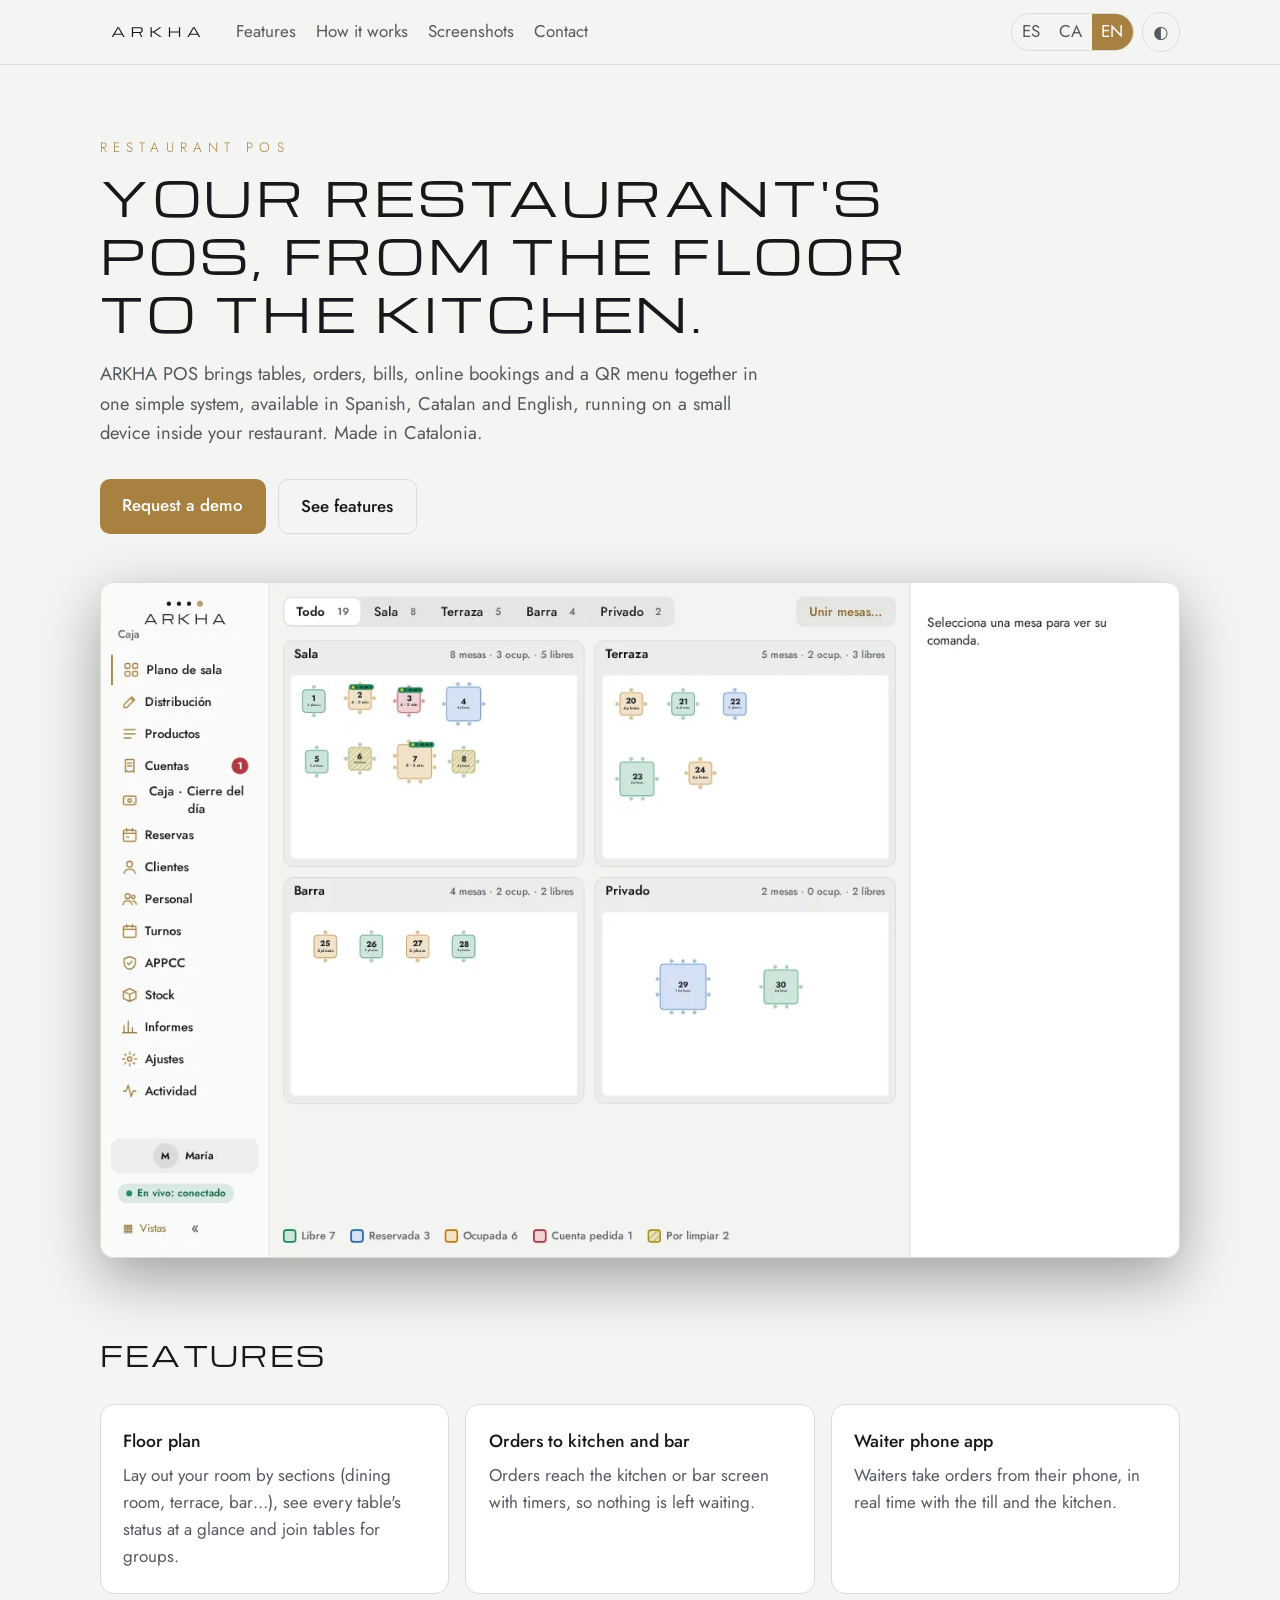
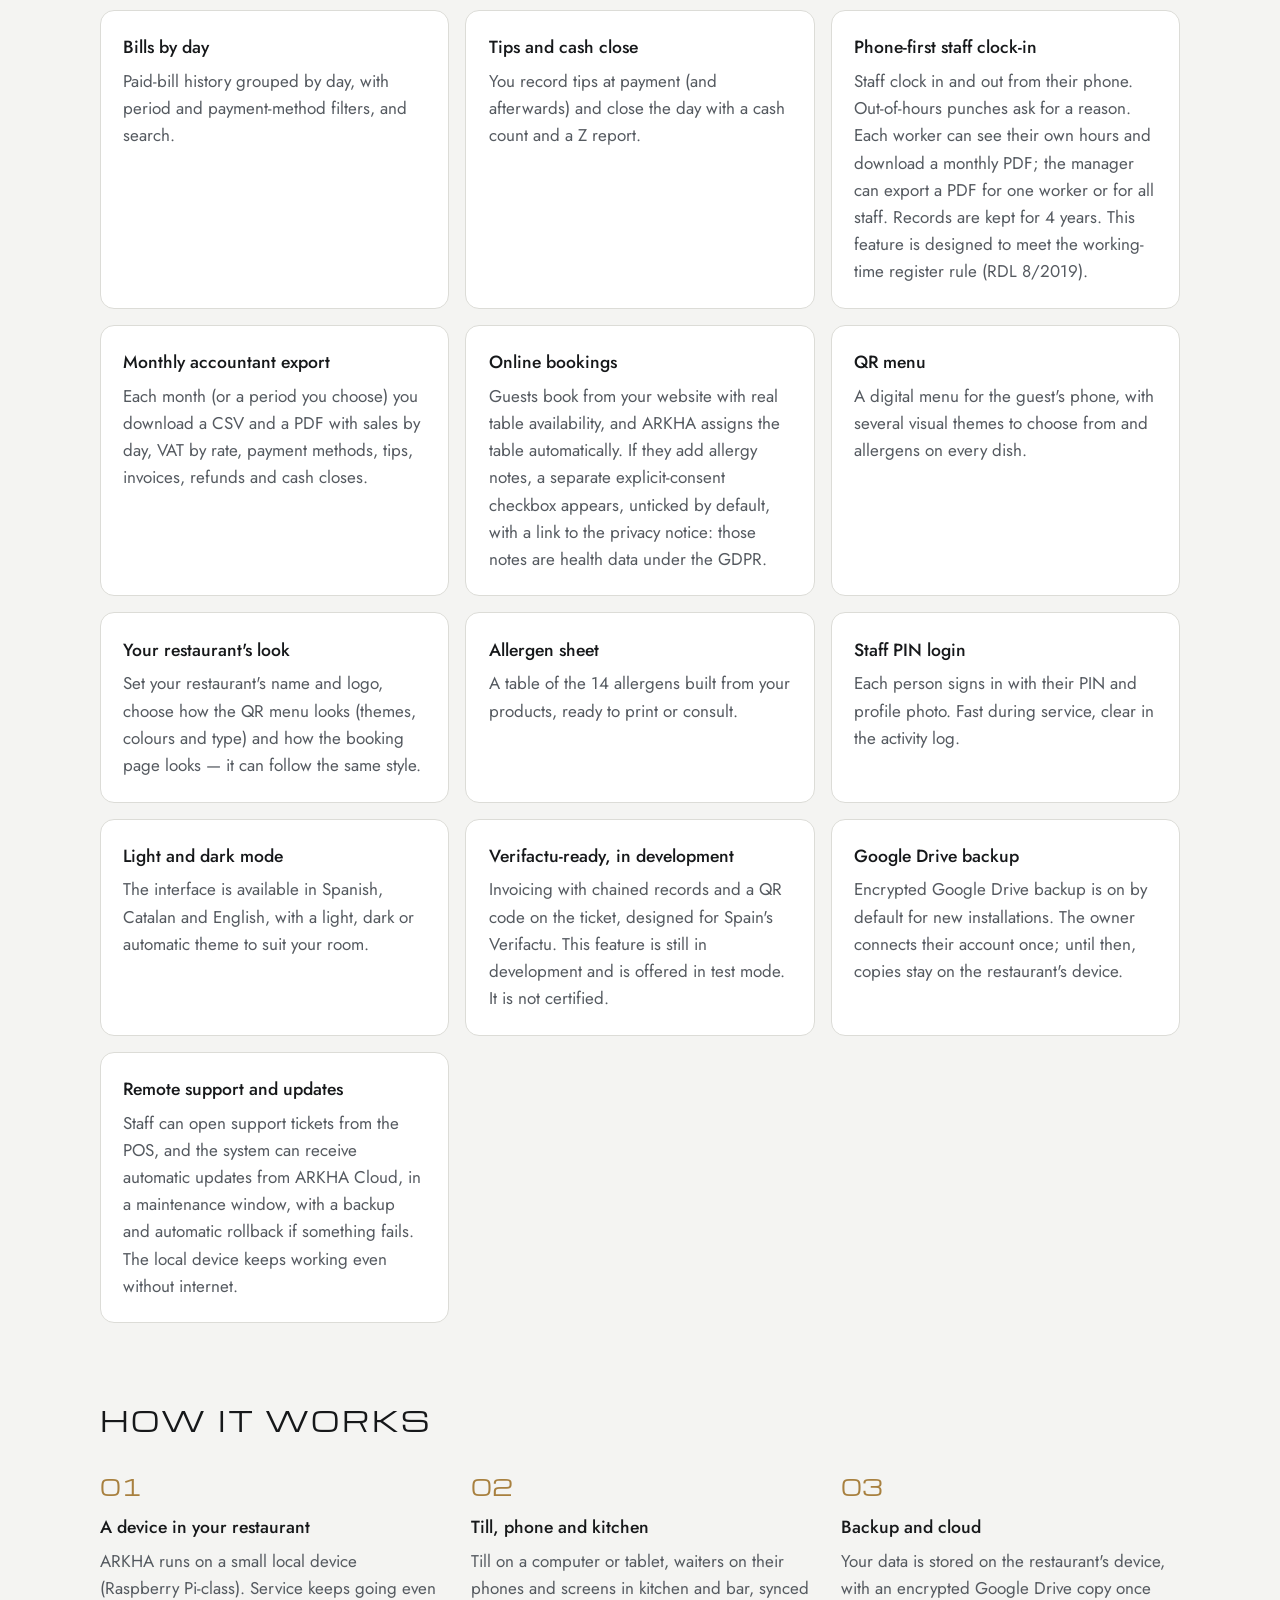
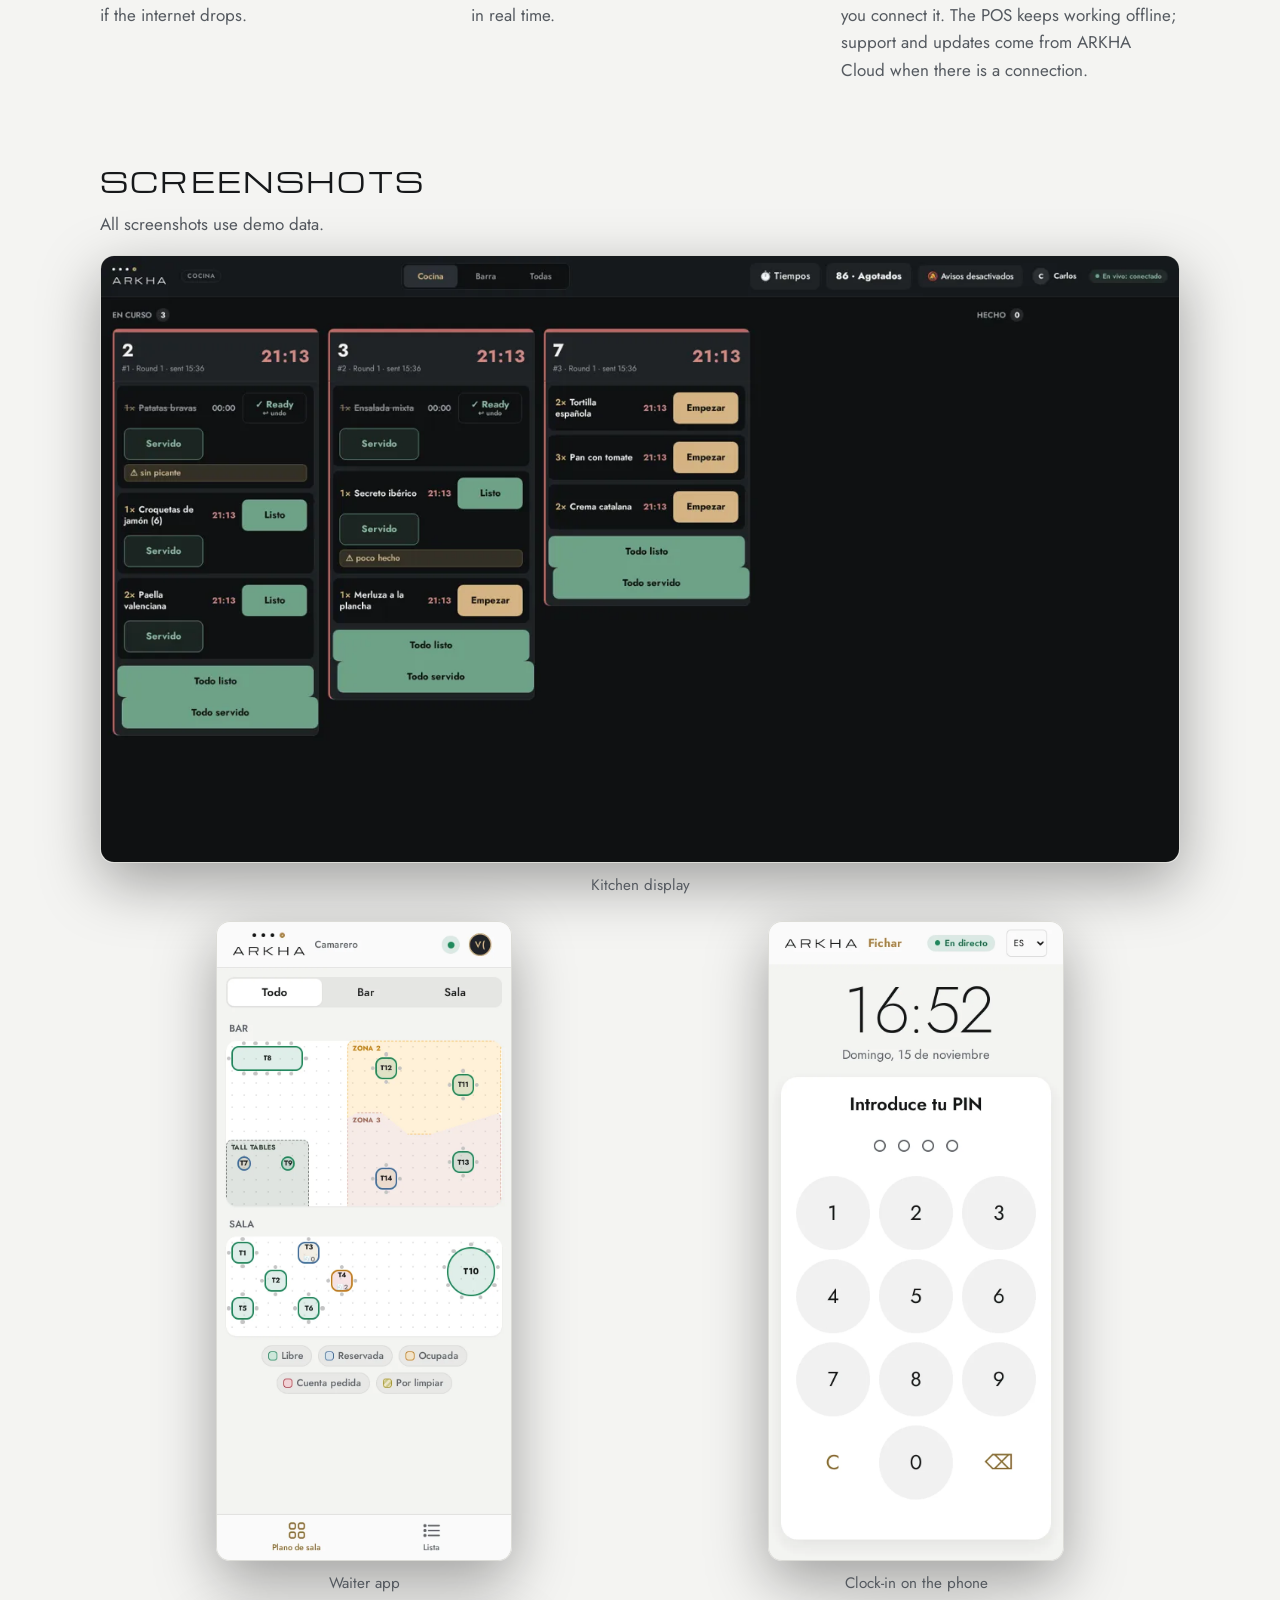
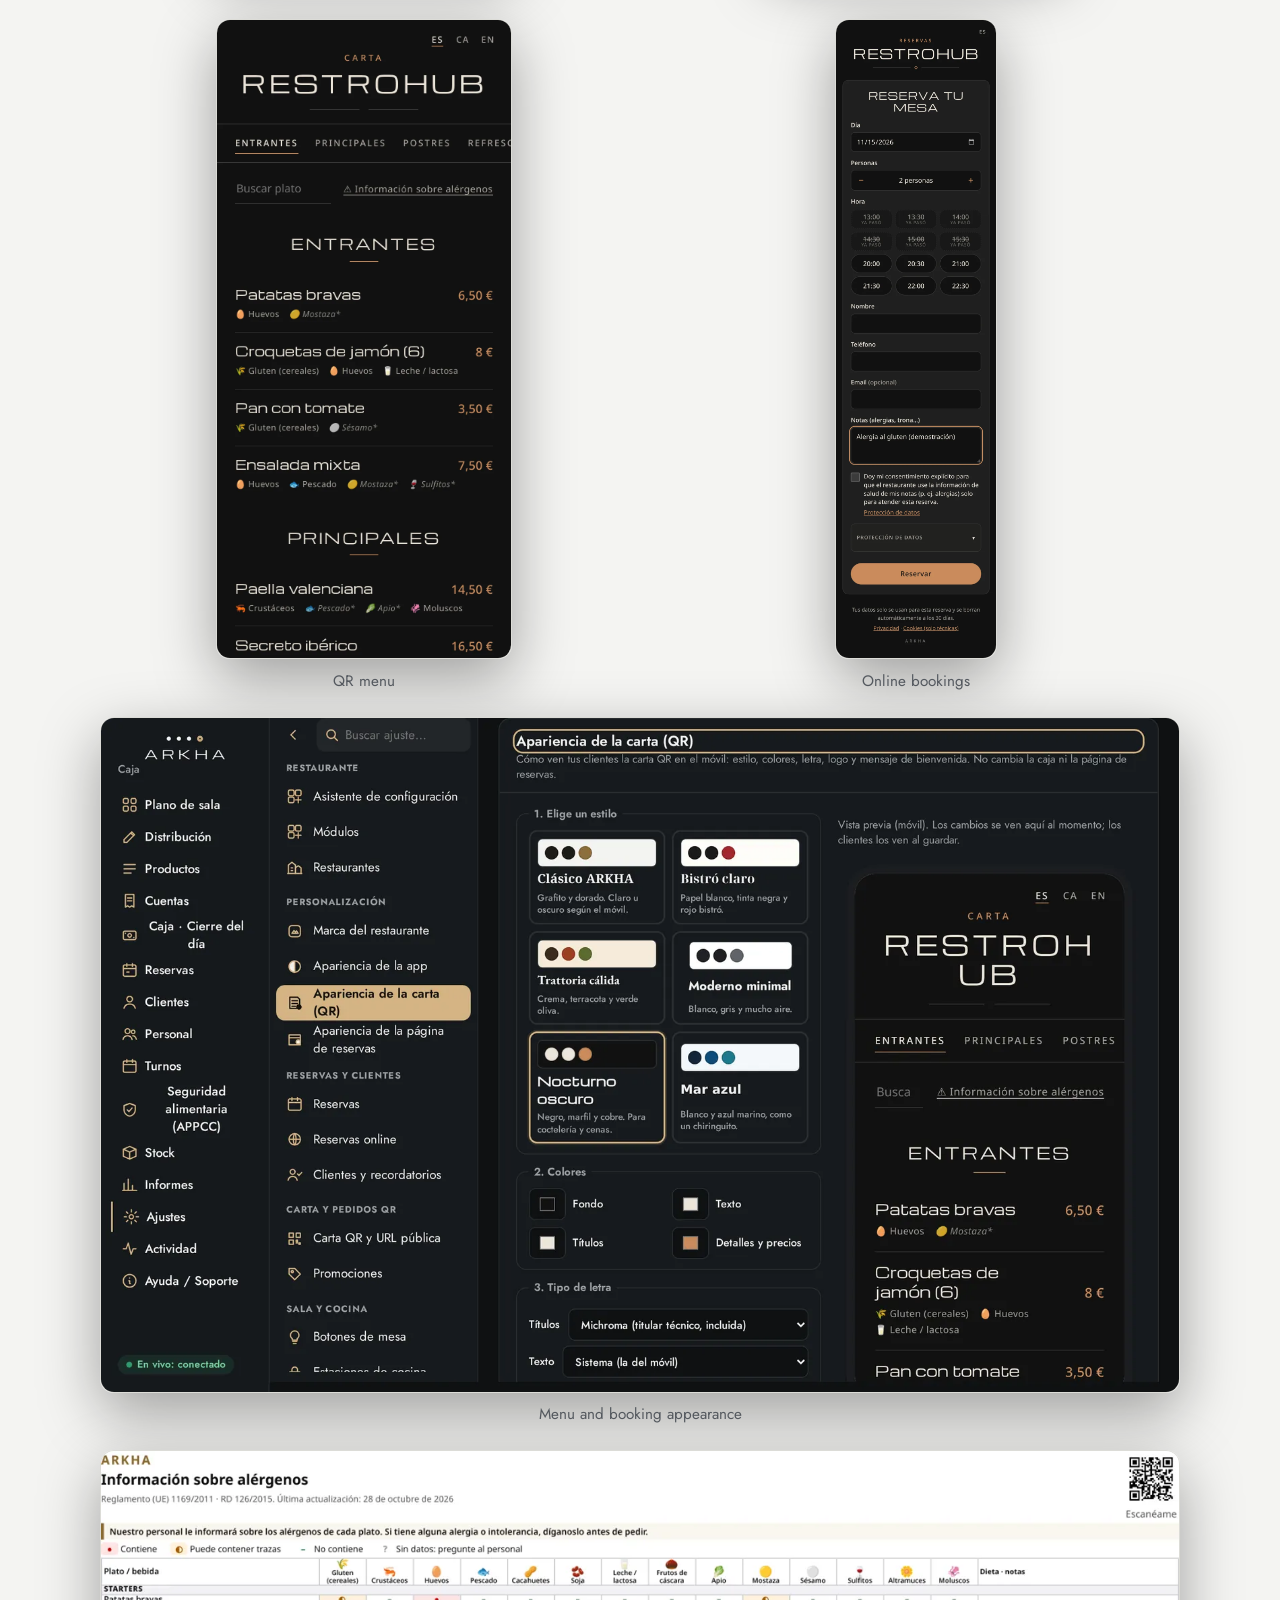
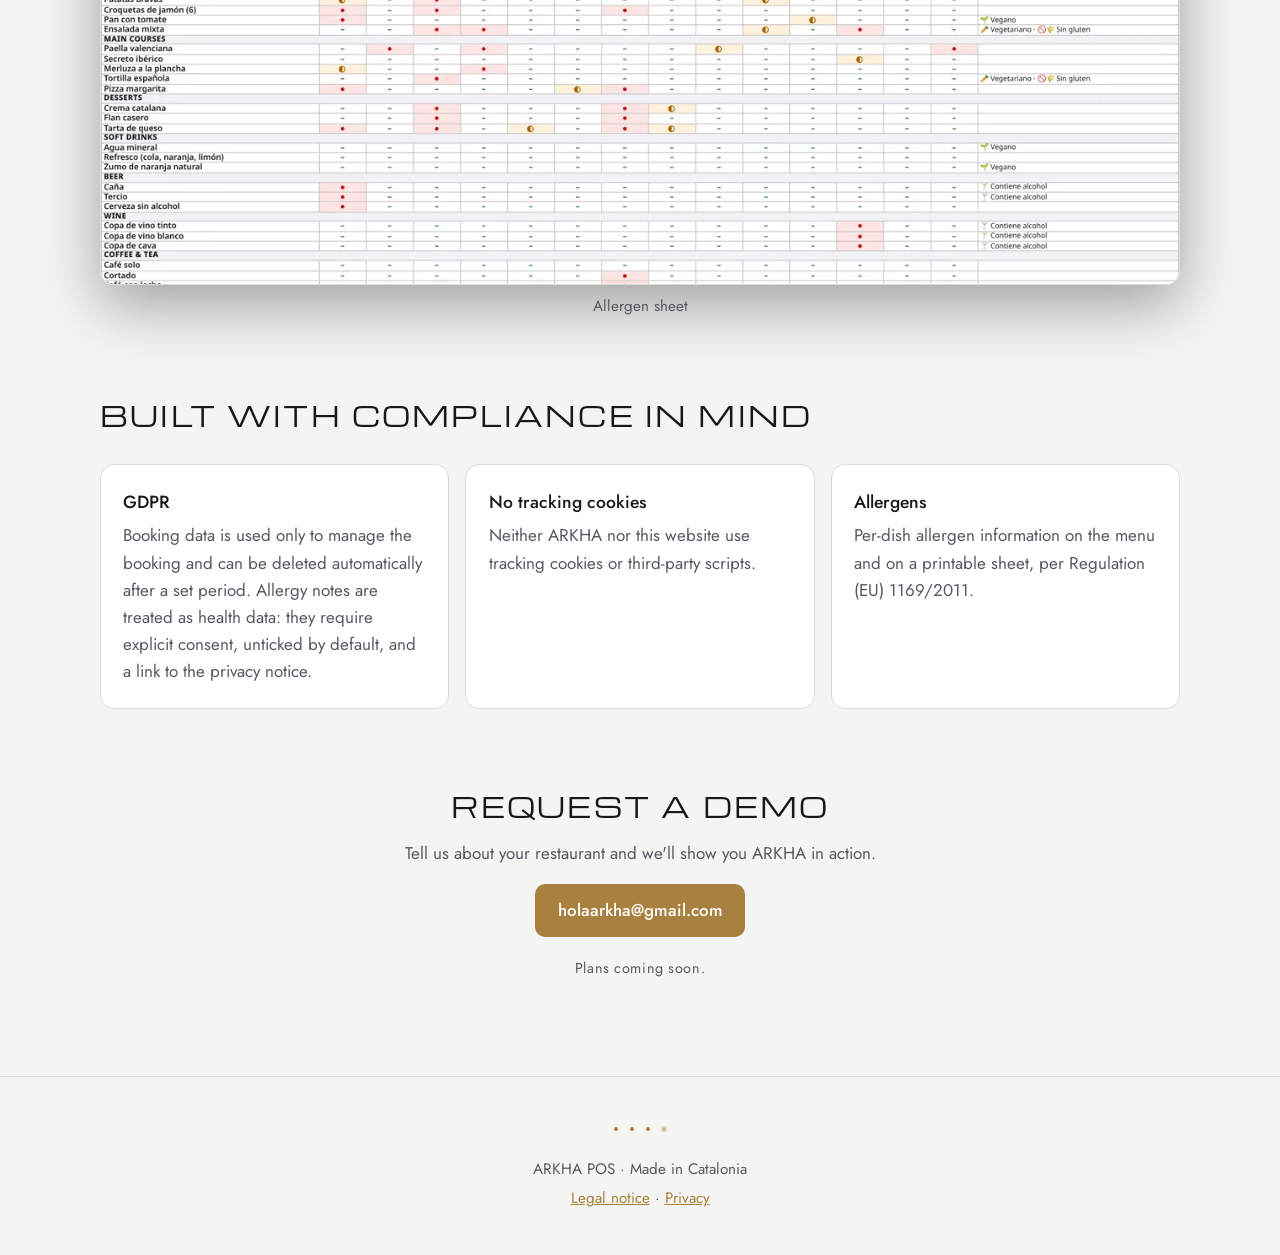
<file: index.html>
<!doctype html>
<html lang="es">
<head>
<meta charset="utf-8">
<meta name="viewport" content="width=device-width,initial-scale=1">
<title>ARKHA POS · TPV para restaurantes</title>
<meta name="description" content="ARKHA POS: TPV para restaurantes hecho en Cataluña, en español, catalán e inglés. Plano de sala, comandas, fichaje, reservas online, carta QR y facturación preparada para Verifactu (en desarrollo).">
<meta name="color-scheme" content="dark light">
<meta name="theme-color" content="#0F1113">
<link rel="canonical" href="https://arkha.eu/">
<meta property="og:type" content="website"><meta property="og:url" content="https://arkha.eu/">
<meta property="og:title" content="ARKHA POS · TPV para restaurantes"><meta property="og:description" content="TPV para restaurantes hecho en Cataluña, en español, catalán e inglés. Sala, cocina, fichaje, reservas y carta QR en un solo sistema.">
<meta property="og:image" content="https://arkha.eu/assets/img/og.png"><meta name="twitter:card" content="summary_large_image">
<link rel="icon" href="favicon.ico" sizes="any"><link rel="icon" href="favicon.svg" type="image/svg+xml">
<link rel="apple-touch-icon" href="apple-touch-icon.png"><link rel="manifest" href="site.webmanifest">
<link rel="preload" href="assets/fonts/Jost-VariableFont_wght.woff" as="font" type="font/woff" crossorigin>
<link rel="stylesheet" href="assets/style.css">
</head>
<body>
<a class="skip" href="#main" data-i="skip">Saltar al contenido</a>
<header class="top">
 <div class="wrap nav">
  <a href="./" class="brand" aria-label="ARKHA POS"><span class="wm" role="img" aria-label="ARKHA"></span></a>
  <nav aria-label="Principal"><ul>
   <li><a href="#funciones" data-i="n1">Funciones</a></li>
   <li><a href="#como" data-i="n2">Cómo funciona</a></li>
   <li><a href="#capturas" data-i="n3">Capturas</a></li>
   <li><a href="#contacto" data-i="n4">Contacto</a></li></ul></nav>
  <div class="tools">
   <div class="lang" role="group" aria-label="Idioma / Language">
    <button type="button" data-lang="es" aria-pressed="true">ES</button><button type="button" data-lang="ca" aria-pressed="false">CA</button><button type="button" data-lang="en" aria-pressed="false">EN</button>
   </div>
   <button type="button" id="theme" class="icon" aria-label="Cambiar tema claro/oscuro" data-ia="theme">◐</button>
  </div>
 </div>
</header>
<main id="main">
<section class="hero wrap">
 <p class="eyebrow" data-i="eyebrow">TPV para restaurantes</p>
 <h1 data-i="h1">El TPV de tu restaurante, de la sala a la cocina.</h1>
 <p class="lead" data-i="lead">ARKHA POS reúne mesas, comandas, cuentas, reservas online y carta QR en un sistema sencillo, disponible en español, catalán e inglés, que funciona en un pequeño dispositivo dentro de tu local. Hecho en Cataluña.</p>
 <p class="ctas"><a class="btn" href="#contacto" data-i="cta">Pide una demo</a> <a class="btn ghost" href="#funciones" data-i="cta2">Ver funciones</a></p>
 <figure class="hero-shot">
  <img class="shot-dark" src="assets/img/floor.webp" width="1280" height="800" alt="Plano de sala de ARKHA POS con secciones Sala, Terraza, Barra y Privado (datos de demostración)" data-ia="altFloor" fetchpriority="high">
  <img class="shot-light" src="assets/img/floor-light.webp" width="1280" height="800" alt="Plano de sala de ARKHA POS en tema claro (datos de demostración)" data-ia="altFloorLight">
 </figure>
</section>

<section id="funciones" class="wrap sec">
 <h2 data-i="fH">Funciones</h2>
 <ul class="grid">
  <li><h3 data-i="f1t">Plano de sala</h3><p data-i="f1">Diseña tu sala por secciones (sala, terraza, barra…), ve el estado de cada mesa de un vistazo y une mesas cuando llega un grupo.</p></li>
  <li><h3 data-i="f2t">Comandas a cocina y barra</h3><p data-i="f2">Los pedidos llegan a la pantalla de cocina o de barra con temporizadores, para que nada se quede esperando.</p></li>
  <li><h3 data-i="fWt">App del camarero</h3><p data-i="fW">Los camareros toman comandas desde el móvil, en tiempo real con la caja y la cocina.</p></li>
  <li><h3 data-i="f3t">Cuentas por día</h3><p data-i="f3">Historial de cuentas cobradas agrupado por día, con filtros por periodo y forma de pago, y búsqueda.</p></li>
  <li><h3 data-i="fZt">Propinas y cierre de caja</h3><p data-i="fZ">Registras las propinas al cobrar (y también después) y cierras el día con el recuento de caja y el informe Z.</p></li>
  <li><h3 data-i="fCt">Fichaje en el móvil</h3><p data-i="fC">El personal ficha la entrada y la salida desde el móvil. Si el fichaje es fuera de horario, se pide un motivo. Cada trabajador ve sus propias horas y puede descargar el PDF del mes; el encargado exporta el PDF de cada persona o de todo el personal. Los registros se conservan 4 años. Esta función está diseñada para satisfacer la norma del registro de jornada (RDL 8/2019).</p></li>
  <li><h3 data-i="fGt">Exportación para la gestoría</h3><p data-i="fG">Cada mes (o un periodo a tu elección) descargas un CSV y un PDF con las ventas por día, el IVA por tipo, las formas de pago, las propinas, las facturas, las devoluciones y los cierres de caja.</p></li>
  <li><h3 data-i="f5t">Reservas online</h3><p data-i="f5">Tus clientes reservan desde la web con disponibilidad real de mesas, y ARKHA asigna la mesa automáticamente. Si añaden notas de alergia, aparece una casilla de consentimiento explícito, desmarcada por defecto, con un enlace al aviso de privacidad: esas notas son datos de salud según el RGPD.</p></li>
  <li><h3 data-i="f6t">Carta QR</h3><p data-i="f6">Carta digital para el móvil del cliente, con varios temas visuales para elegir y alérgenos en cada plato.</p></li>
  <li><h3 data-i="fPt">Personalización de tu restaurante</h3><p data-i="fP">Pones el nombre y el logo de tu restaurante, eliges el aspecto de la carta QR (temas, colores y tipografías) y el de la página de reservas, que puede seguir el mismo estilo.</p></li>
  <li><h3 data-i="f7t">Ficha de alérgenos</h3><p data-i="f7">Tabla de los 14 alérgenos generada a partir de tus productos, lista para imprimir o consultar.</p></li>
  <li><h3 data-i="f8t">Acceso del personal con PIN</h3><p data-i="f8">Cada persona entra con su PIN y su foto de perfil. Rápido en el servicio, claro en la actividad.</p></li>
  <li><h3 data-i="f9t">Modo claro y oscuro</h3><p data-i="f9">Interfaz en español, catalán e inglés, con tema claro, oscuro o automático según la luz del local.</p></li>
  <li><h3 data-i="f4t">Preparado para Verifactu, en desarrollo</h3><p data-i="f4">Facturación con registros encadenados y código QR en el ticket, pensada para Verifactu. Esta función sigue en desarrollo y se ofrece en modo de pruebas. No está certificada.</p></li>
  <li><h3 data-i="fDt">Copia en Google Drive</h3><p data-i="fD">La copia de seguridad cifrada en Google Drive viene activada por defecto en las instalaciones nuevas. El dueño conecta su cuenta una vez; hasta entonces las copias se quedan en el dispositivo del local.</p></li>
  <li><h3 data-i="fSt">Soporte remoto y actualizaciones</h3><p data-i="fS">El personal abre tickets de soporte desde el propio TPV y el sistema puede recibir actualizaciones automáticas desde ARKHA Cloud, en una ventana de mantenimiento y con copia de seguridad y vuelta atrás si algo falla. El dispositivo del local sigue funcionando aunque no haya internet.</p></li>
 </ul>
</section>

<section id="como" class="wrap sec">
 <h2 data-i="hH">Cómo funciona</h2>
 <ol class="steps">
  <li><span>01</span><h3 data-i="s1t">Un dispositivo en tu local</h3><p data-i="s1">ARKHA corre en un pequeño equipo local (tipo Raspberry Pi). La sala sigue funcionando aunque falle internet.</p></li>
  <li><span>02</span><h3 data-i="s2t">Caja, móvil y cocina</h3><p data-i="s2">Caja en el ordenador o tablet, camareros desde el móvil y pantalla en cocina y barra, sincronizados en tiempo real.</p></li>
  <li><span>03</span><h3 data-i="s3t">Copia de seguridad y nube</h3><p data-i="s3">Tus datos se guardan en el dispositivo del local, con copia cifrada en Google Drive cuando la conectas. El TPV sigue funcionando sin internet; el soporte y las actualizaciones llegan desde ARKHA Cloud cuando hay conexión.</p></li>
 </ol>
</section>

<section id="capturas" class="wrap sec">
 <h2 data-i="cH">Capturas</h2>
 <p class="note" data-i="cN">Todas las capturas usan datos de demostración.</p>
 <div class="shots">
  <figure class="wide"><img src="assets/img/kitchen.webp" width="1280" height="720" loading="lazy" alt="Pantalla de cocina con comandas y temporizadores (datos de demostración)" data-ia="altKitchen"><figcaption data-i="capK">Pantalla de cocina</figcaption></figure>
  <figure><img src="assets/img/waiter.webp" width="390" height="844" loading="lazy" alt="Vista de camarero en el móvil con mesas y comanda (datos de demostración)" data-ia="altWaiter"><figcaption data-i="capW">App del camarero</figcaption></figure>
  <figure><img src="assets/img/clockin.webp" width="390" height="844" loading="lazy" alt="Fichaje en el móvil: reloj, PIN y botón para fichar (datos de demostración)" data-ia="altClock"><figcaption data-i="capC">Fichaje en el móvil</figcaption></figure>
  <figure><img src="assets/img/menu.webp" width="390" height="844" loading="lazy" alt="Carta QR en el móvil con alérgenos (datos de demostración)" data-ia="altMenu"><figcaption data-i="capM">Carta QR</figcaption></figure>
  <figure><img src="assets/img/booking.webp" width="390" height="1555" loading="lazy" alt="Reserva online con consentimiento explícito para notas de alergia (datos de demostración)" data-ia="altBook"><figcaption data-i="capB">Reservas online</figcaption></figure>
  <figure class="wide"><img src="assets/img/customise.webp" width="1600" height="1000" loading="lazy" alt="Personalización de la carta QR: temas visuales y vista previa (datos de demostración)" data-ia="altLook"><figcaption data-i="capL">Personalización de la carta y las reservas</figcaption></figure>
  <figure class="wide"><img src="assets/img/allergens.webp" width="1280" height="513" loading="lazy" alt="Ficha de alérgenos imprimible (datos de demostración)" data-ia="altAll"><figcaption data-i="capA">Ficha de alérgenos</figcaption></figure>
 </div>
</section>

<section id="cumplimiento" class="wrap sec">
 <h2 data-i="rH">Pensado para el cumplimiento</h2>
 <ul class="grid three">
  <li><h3 data-i="r1t">RGPD</h3><p data-i="r1">Los datos de una reserva se usan solo para gestionarla y se pueden borrar automáticamente pasado un plazo. Las notas de alergia se tratan como datos de salud: hace falta un consentimiento explícito, desmarcado por defecto, y un enlace al aviso de privacidad.</p></li>
  <li><h3 data-i="r2t">Sin cookies de seguimiento</h3><p data-i="r2">Ni ARKHA ni esta web usan cookies de seguimiento ni scripts de terceros.</p></li>
  <li><h3 data-i="r3t">Alérgenos</h3><p data-i="r3">Información de alérgenos por plato en la carta y en una ficha imprimible, según el Reglamento (UE) 1169/2011.</p></li>
 </ul>
</section>

<section id="contacto" class="wrap sec contact">
 <h2 data-i="kH">Pide una demo</h2>
 <p data-i="k1">Cuéntanos cómo es tu restaurante y te enseñamos ARKHA funcionando.</p>
 <p><a class="btn" href="mailto:holaarkha@gmail.com?subject=Demo%20ARKHA%20POS">holaarkha@gmail.com</a></p>
 <p class="plans" data-i="plans">Planes, pronto.</p>
</section>
</main>
<footer class="foot">
 <div class="wrap">
  <span class="mark" aria-hidden="true"></span>
  <p data-i="ft">ARKHA POS · Hecho en Cataluña</p>
  <p><a href="aviso-legal.html" data-i="legal">Aviso legal</a> · <a href="privacidad.html" data-i="priv">Privacidad</a></p>
 </div>
</footer>
<script src="assets/i18n.js" defer></script>
</body>
</html>
</file>
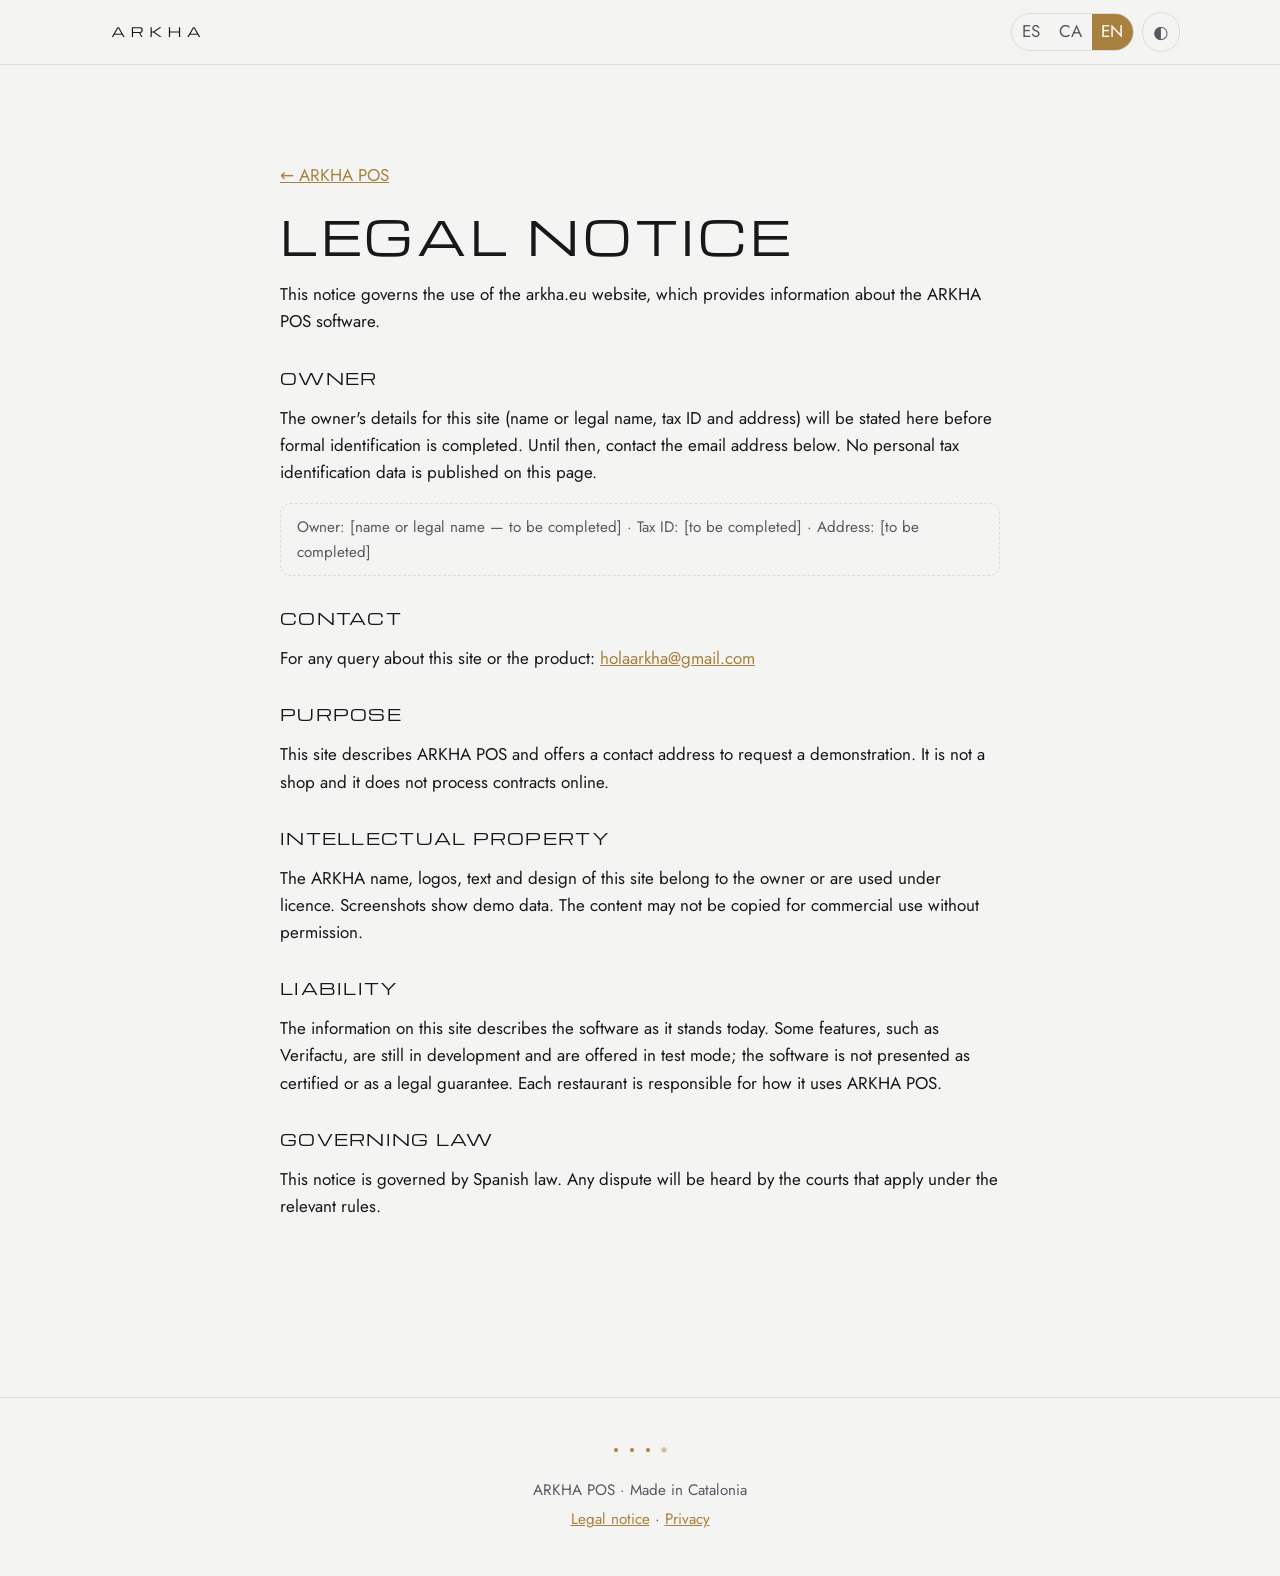
<file: aviso-legal.html>
<!doctype html>
<html lang="es">
<head>
<meta charset="utf-8">
<meta name="viewport" content="width=device-width,initial-scale=1">
<title>Aviso legal · ARKHA POS</title>
<meta name="description" content="Aviso legal del sitio arkha.eu (ARKHA POS).">
<meta name="color-scheme" content="dark light">
<meta name="theme-color" content="#0F1113">
<link rel="canonical" href="https://arkha.eu/aviso-legal.html">
<link rel="icon" href="favicon.ico" sizes="any"><link rel="icon" href="favicon.svg" type="image/svg+xml">
<link rel="stylesheet" href="assets/style.css">
</head>
<body data-page="legal">
<a class="skip" href="#main" data-i="skip">Saltar al contenido</a>
<header class="top">
 <div class="wrap nav">
  <a href="./" class="brand" aria-label="ARKHA POS"><span class="wm" role="img" aria-label="ARKHA"></span></a>
  <div class="tools">
   <div class="lang" role="group" aria-label="Idioma / Language">
    <button type="button" data-lang="es" aria-pressed="true">ES</button><button type="button" data-lang="ca" aria-pressed="false">CA</button><button type="button" data-lang="en" aria-pressed="false">EN</button>
   </div>
   <button type="button" id="theme" class="icon" aria-label="Cambiar tema claro/oscuro" data-ia="theme">◐</button>
  </div>
 </div>
</header>
<main id="main" class="wrap sec legal">
<p><a href="./" data-i="back">← ARKHA POS</a></p>
<h1 data-i="legalH">Aviso legal</h1>
<p data-i="legalIntro">Este aviso regula el uso del sitio web arkha.eu, de carácter informativo sobre el software ARKHA POS.</p>
<h2 data-i="legalOwnerT">Titular</h2>
<p data-i="legalOwner">Los datos del titular de este sitio (nombre o razón social, NIF y domicilio) se indicarán aquí antes de completar la identificación formal. Mientras tanto, el contacto es la dirección de correo indicada más abajo. No se publican datos personales fiscales en esta página.</p>
<p class="ph" data-i="phOwner">Titular: [nombre o razón social — pendiente] · NIF: [pendiente] · Domicilio: [pendiente]</p>
<h2 data-i="legalContactT">Contacto</h2>
<p><span data-i="legalContact">Para cualquier consulta relativa a este sitio o al producto:</span> <a href="mailto:holaarkha@gmail.com">holaarkha@gmail.com</a></p>
<h2 data-i="legalObjectT">Objeto</h2>
<p data-i="legalObject">Este sitio explica las funciones de ARKHA POS y ofrece una vía de contacto para pedir una demostración. No es una tienda ni un formulario de contratación.</p>
<h2 data-i="legalIpT">Propiedad intelectual</h2>
<p data-i="legalIp">El nombre ARKHA, los logotipos, los textos y el diseño de este sitio pertenecen al titular o se utilizan con licencia. Las capturas muestran datos de demostración. No se puede copiar el contenido para un uso comercial sin permiso.</p>
<h2 data-i="legalRespT">Responsabilidad</h2>
<p data-i="legalResp">La información de este sitio describe el software tal como está hoy. Algunas funciones, como Verifactu, siguen en desarrollo y se ofrecen en modo de pruebas; no se presenta el software como certificado ni como garantía jurídica. El uso de ARKHA POS en el restaurante es responsabilidad de cada establecimiento.</p>
<h2 data-i="legalLawT">Ley aplicable</h2>
<p data-i="legalLaw">Este aviso se rige por la legislación española. Para cualquier controversia, los juzgados que correspondan según la normativa aplicable.</p>

</main>
<footer class="foot">
 <div class="wrap">
  <span class="mark" aria-hidden="true"></span>
  <p data-i="ft">ARKHA POS · Hecho en Cataluña</p>
  <p><a href="aviso-legal.html" data-i="legal">Aviso legal</a> · <a href="privacidad.html" data-i="priv">Privacidad</a></p>
 </div>
</footer>
<script src="assets/i18n.js" defer></script>
</body>
</html>
</file>
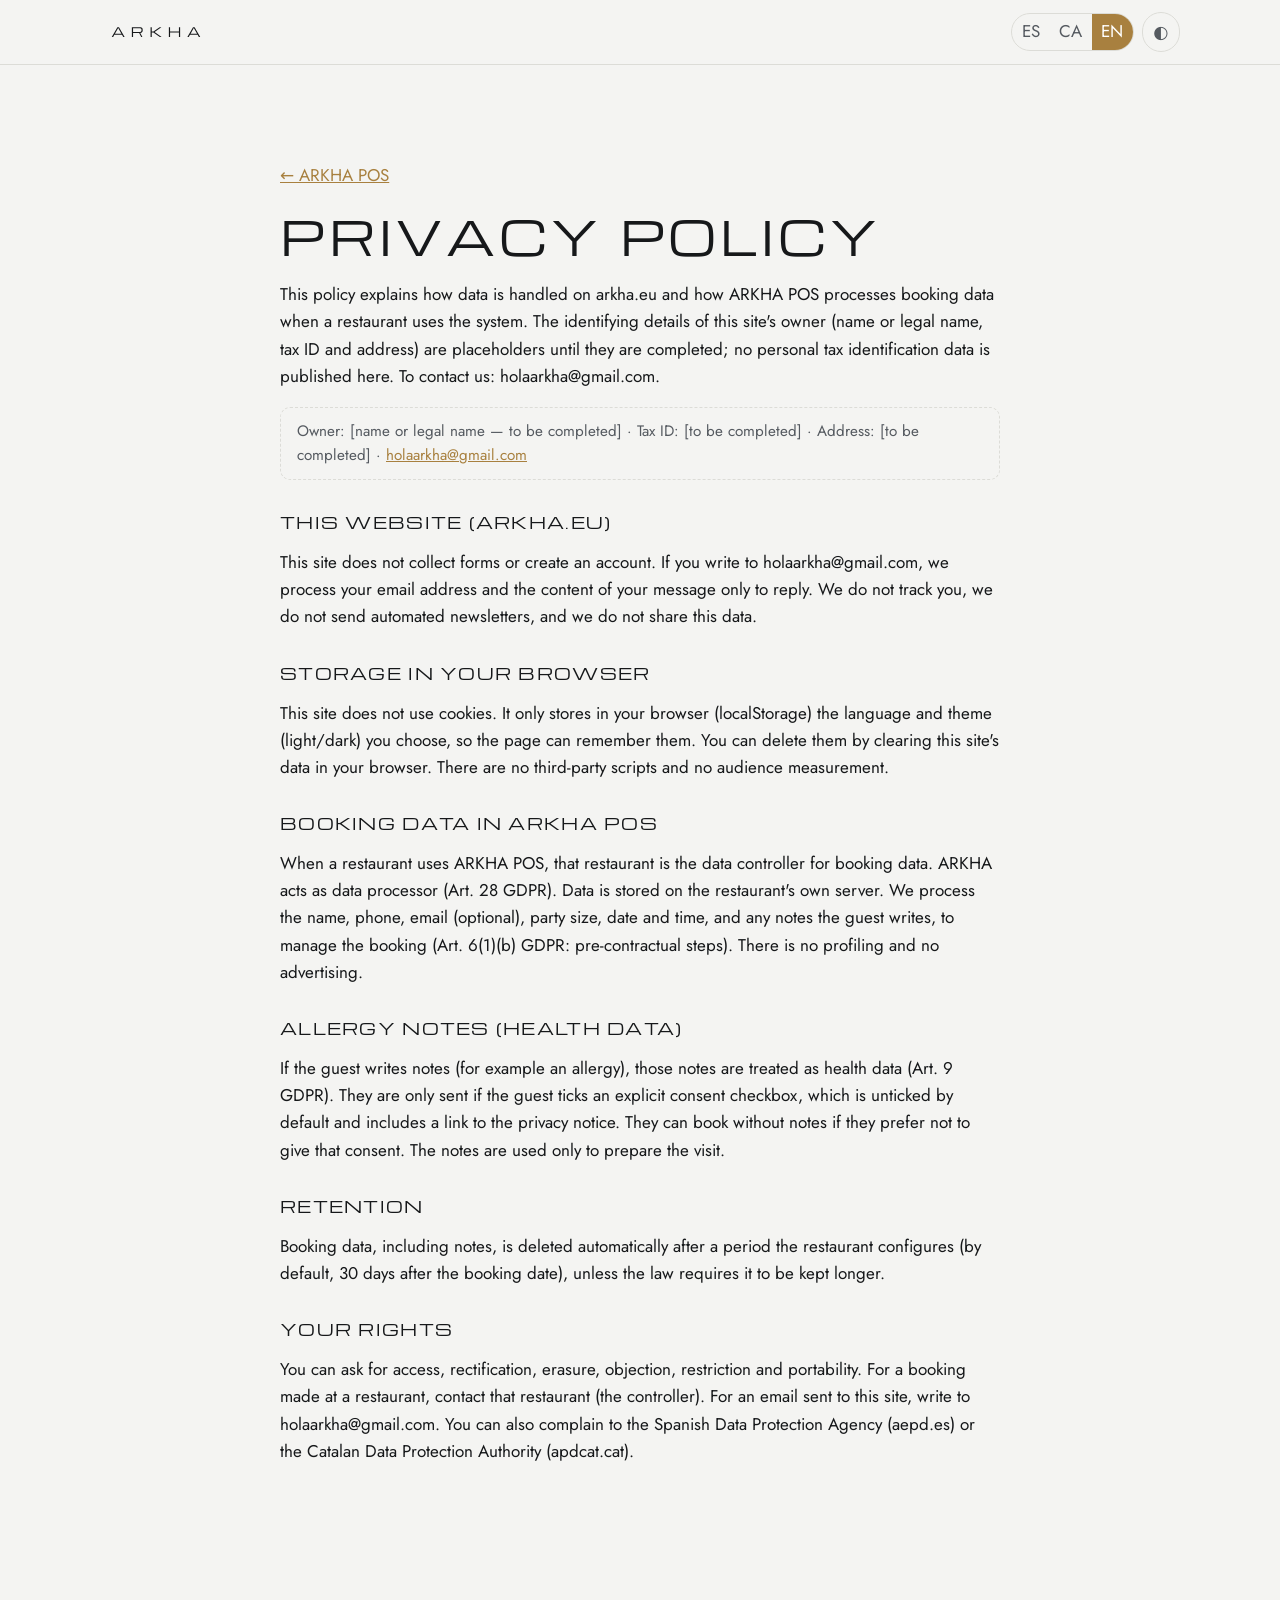
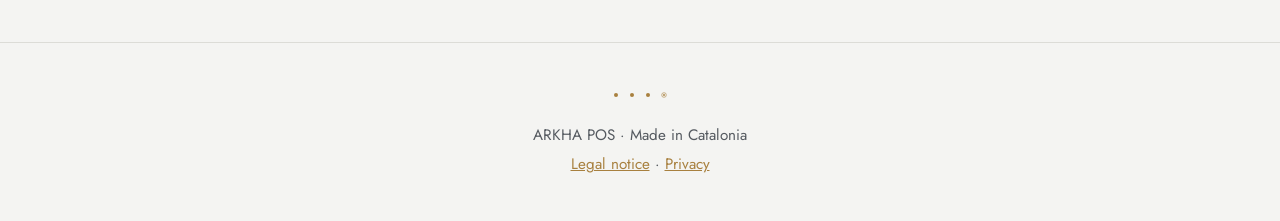
<file: privacidad.html>
<!doctype html>
<html lang="es">
<head>
<meta charset="utf-8">
<meta name="viewport" content="width=device-width,initial-scale=1">
<title>Política de privacidad · ARKHA POS</title>
<meta name="description" content="Política de privacidad de arkha.eu y del tratamiento de reservas en ARKHA POS.">
<meta name="color-scheme" content="dark light">
<meta name="theme-color" content="#0F1113">
<link rel="canonical" href="https://arkha.eu/privacidad.html">
<link rel="icon" href="favicon.ico" sizes="any"><link rel="icon" href="favicon.svg" type="image/svg+xml">
<link rel="stylesheet" href="assets/style.css">
</head>
<body data-page="privacy">
<a class="skip" href="#main" data-i="skip">Saltar al contenido</a>
<header class="top">
 <div class="wrap nav">
  <a href="./" class="brand" aria-label="ARKHA POS"><span class="wm" role="img" aria-label="ARKHA"></span></a>
  <div class="tools">
   <div class="lang" role="group" aria-label="Idioma / Language">
    <button type="button" data-lang="es" aria-pressed="true">ES</button><button type="button" data-lang="ca" aria-pressed="false">CA</button><button type="button" data-lang="en" aria-pressed="false">EN</button>
   </div>
   <button type="button" id="theme" class="icon" aria-label="Cambiar tema claro/oscuro" data-ia="theme">◐</button>
  </div>
 </div>
</header>
<main id="main" class="wrap sec legal">
<p><a href="./" data-i="back">← ARKHA POS</a></p>
<h1 data-i="privH">Política de privacidad</h1>
<p data-i="privIntro">Esta política explica cómo se tratan los datos en arkha.eu y cómo ARKHA POS trata los datos de reservas cuando un restaurante utiliza el sistema. Los datos identificativos del titular de este sitio (nombre o razón social, NIF y domicilio) son un marcador de posición hasta que se completen; no se publican datos personales fiscales aquí. Para contactarnos: holaarkha@gmail.com.</p>
<p class="ph"><span data-i="phOwner">Titular: [nombre o razón social — pendiente] · NIF: [pendiente] · Domicilio: [pendiente]</span> · <a href="mailto:holaarkha@gmail.com">holaarkha@gmail.com</a></p>
<h2 data-i="privSiteT">Este sitio web (arkha.eu)</h2>
<p data-i="privSite">Este sitio no recoge formularios ni crea una cuenta. Si nos escribes a holaarkha@gmail.com, tratamos tu correo y el contenido del mensaje solo para responderte. No hacemos seguimiento, no enviamos boletines automáticos y no cedemos estos datos.</p>
<h2 data-i="privStoreT">Almacenamiento en el navegador</h2>
<p data-i="privStore">Este sitio no usa cookies. Solo guarda en tu navegador (localStorage) el idioma y el tema (claro/oscuro) que eliges, para que la página los recuerde. Puedes borrarlos limpiando los datos del sitio en el navegador. No hay scripts de terceros ni medición de audiencia.</p>
<h2 data-i="privBookT">Datos de reservas en ARKHA POS</h2>
<p data-i="privBook">Cuando un restaurante usa ARKHA POS, el responsable del tratamiento de los datos de la reserva es el restaurante. ARKHA actúa como encargado del tratamiento (art. 28 del RGPD). Los datos se guardan en el servidor del local. Se tratan el nombre, el teléfono, el correo (opcional), el número de personas, el día y la hora, y las notas que escriba el cliente, con la finalidad de gestionar la reserva (art. 6.1.b del RGPD: medidas precontractuales). No se elaboran perfiles ni se envía publicidad.</p>
<h2 data-i="privHealthT">Notas de alergia (datos de salud)</h2>
<p data-i="privHealth">Si el cliente escribe notas (por ejemplo, una alergia), esas notas se tratan como datos de salud (art. 9 del RGPD). Solo se envían si marca una casilla de consentimiento explícito, desmarcada por defecto, con un enlace al aviso de privacidad. Puede reservar sin notas si prefiere no dar ese consentimiento. Las notas se utilizan solo para preparar la visita.</p>
<h2 data-i="privRetT">Conservación</h2>
<p data-i="privRet">Los datos de una reserva, incluidas las notas, se borran automáticamente pasado un plazo configurado por el restaurante (por defecto, 30 días después de la fecha de la reserva), salvo que una obligación legal exija conservarlos más tiempo.</p>
<h2 data-i="privRightsT">Tus derechos</h2>
<p data-i="privRights">Puedes pedir acceso, rectificación, supresión, oposición, limitación y portabilidad. Para una reserva hecha en un restaurante, dirígete a ese restaurante (el responsable). Para un correo enviado a este sitio, escribe a holaarkha@gmail.com. También puedes reclamar ante la Agencia Española de Protección de Datos (aepd.es) o la Autoritat Catalana de Protecció de Dades (apdcat.cat).</p>

</main>
<footer class="foot">
 <div class="wrap">
  <span class="mark" aria-hidden="true"></span>
  <p data-i="ft">ARKHA POS · Hecho en Cataluña</p>
  <p><a href="aviso-legal.html" data-i="legal">Aviso legal</a> · <a href="privacidad.html" data-i="priv">Privacidad</a></p>
 </div>
</footer>
<script src="assets/i18n.js" defer></script>
</body>
</html>
</file>
<file: assets/style.css>
@font-face{font-family:Jost;src:url(fonts/Jost-VariableFont_wght.woff) format("woff");font-weight:300 600;font-display:swap}
@font-face{font-family:Michroma;src:url(fonts/Michroma-Regular.woff) format("woff");font-display:swap}
:root{--bg:#0F1113;--bg2:#171A1D;--line:#262a2f;--tx:#F2F1EE;--mut:#a9adb2;--ac:#D4B483;--on-ac:#0F1113;color-scheme:dark}
:root[data-theme=light]{--bg:#F4F4F2;--bg2:#fff;--line:#dcdcd7;--tx:#16181a;--mut:#555a60;--ac:#A8803F;--on-ac:#fff;color-scheme:light}
@media (prefers-color-scheme:light){:root:not([data-theme=dark]){--bg:#F4F4F2;--bg2:#fff;--line:#dcdcd7;--tx:#16181a;--mut:#555a60;--ac:#A8803F;--on-ac:#fff;color-scheme:light}}
*{box-sizing:border-box}html{scroll-behavior:smooth}@media (prefers-reduced-motion:reduce){html{scroll-behavior:auto}}
body{margin:0;background:var(--bg);color:var(--tx);font:400 1.0625rem/1.6 Jost,system-ui,sans-serif}
img{max-width:100%;height:auto;display:block}a{color:var(--ac)}
.wrap{max-width:1120px;margin:0 auto;padding:0 1.25rem}
.skip{position:absolute;left:-999px}.skip:focus{left:1rem;top:1rem;background:var(--ac);color:var(--on-ac);padding:.5rem 1rem;z-index:9}
:focus-visible{outline:2px solid var(--ac);outline-offset:3px}
.top{position:sticky;top:0;z-index:5;background:color-mix(in srgb,var(--bg) 88%,transparent);backdrop-filter:blur(8px);border-bottom:1px solid var(--line)}
.nav{display:flex;align-items:center;gap:1.5rem;height:64px}
.wm{display:block;width:112px;height:28px;background:var(--tx);-webkit-mask:url(img/arkha-wordmark-transparent.svg) center/contain no-repeat;mask:url(img/arkha-wordmark-transparent.svg) center/contain no-repeat}
.mark{display:block;width:80px;height:24px;margin:0 auto 1rem;background:var(--ac);-webkit-mask:url(img/arkha-mark-transparent.svg) center/contain no-repeat;mask:url(img/arkha-mark-transparent.svg) center/contain no-repeat}
nav ul{display:flex;gap:1.25rem;list-style:none;margin:0;padding:0}nav a{color:var(--mut);text-decoration:none}nav a:hover{color:var(--tx)}
.tools{margin-left:auto;display:flex;gap:.5rem;align-items:center}
.lang{display:flex;border:1px solid var(--line);border-radius:999px;overflow:hidden}
button{font:inherit;color:var(--mut);background:none;border:0;cursor:pointer;padding:.3rem .6rem;min-height:36px}
.lang [aria-pressed=true]{color:var(--on-ac);background:var(--ac)}
.icon{border:1px solid var(--line);border-radius:999px;width:38px;font-size:1.1rem}
h1,h2{font-family:Michroma,Jost,sans-serif;font-weight:400;text-transform:uppercase;letter-spacing:.08em;line-height:1.25}
h1{font-size:clamp(1.6rem,4.2vw,2.9rem);max-width:20ch;margin:.5rem 0 1rem}
h2{font-size:clamp(1.2rem,2.6vw,1.7rem);margin:0 0 2rem}
h3{font-weight:500;font-size:1.1rem;margin:0 0 .4rem}
.eyebrow{font-weight:300;text-transform:uppercase;letter-spacing:.45em;color:var(--ac);margin:0;font-size:.85rem}
.hero{padding-top:4.5rem}.lead{color:var(--mut);max-width:60ch;font-size:1.15rem}
.ctas{display:flex;gap:.75rem;flex-wrap:wrap;margin:2rem 0 3rem}
.btn{display:inline-block;background:var(--ac);color:var(--on-ac);text-decoration:none;padding:.8rem 1.4rem;border-radius:10px;font-weight:500}
.btn.ghost{background:none;color:var(--tx);border:1px solid var(--line)}
figure{margin:0}.hero-shot img,.shots img{border:1px solid var(--line);border-radius:14px;box-shadow:0 20px 60px rgba(0,0,0,.35)}
.sec{padding:5rem 1.25rem 0}
.grid{list-style:none;padding:0;margin:0;display:grid;gap:1rem;grid-template-columns:repeat(auto-fill,minmax(280px,1fr))}
.grid li{background:var(--bg2);border:1px solid var(--line);border-radius:14px;padding:1.4rem}
.grid p,.steps p{color:var(--mut);margin:0}
.steps{list-style:none;padding:0;margin:0;display:grid;gap:2rem;grid-template-columns:repeat(auto-fit,minmax(240px,1fr))}
.steps span{font-family:Michroma,sans-serif;color:var(--ac);font-size:1.4rem;display:block;margin-bottom:.5rem}
.note{color:var(--mut);margin-top:-1.2rem}
.shots{display:grid;gap:1.5rem;grid-template-columns:1fr 1fr}.shots .wide{grid-column:1/-1}
.shots figure:not(.wide) img{max-height:640px;width:auto;margin:0 auto;object-fit:cover;object-position:top}
figcaption{color:var(--mut);text-align:center;margin-top:.6rem;font-size:.95rem}
.contact{text-align:center}.contact h2{margin-bottom:1rem}.contact p{color:var(--mut)}
.foot{margin-top:6rem;border-top:1px solid var(--line);padding:2.5rem 0;text-align:center;color:var(--mut);font-size:.95rem}.foot p{margin:.3rem 0}
.legal{padding-bottom:4rem;max-width:760px}
@media (max-width:820px){nav{display:none}.shots{grid-template-columns:1fr}.hero{padding-top:2.5rem}.sec{padding-top:3.5rem}}

.hero-shot{position:relative}
.hero-shot img+img{margin-top:0}
.shot-light{display:none}
:root[data-theme=light] .shot-dark{display:none}
:root[data-theme=light] .shot-light{display:block}
@media (prefers-color-scheme:light){:root:not([data-theme=dark]) .shot-dark{display:none}:root:not([data-theme=dark]) .shot-light{display:block}}
:root[data-theme=dark] .shot-dark{display:block}
:root[data-theme=dark] .shot-light{display:none}
.plans{margin-top:1.25rem;font-size:.9rem;color:var(--mut);letter-spacing:.04em}
.legal h2{font-family:Michroma,Jost,sans-serif;font-size:1rem;text-transform:uppercase;letter-spacing:.08em;margin:2rem 0 .6rem}
.legal .ph{color:var(--mut);border:1px dashed var(--line);border-radius:10px;padding:.7rem 1rem;font-size:.95rem}
.legal h1{max-width:24ch}
@media (min-width:900px){.shots{grid-template-columns:1fr 1fr}.shots .wide{grid-column:1/-1}}
</file>
